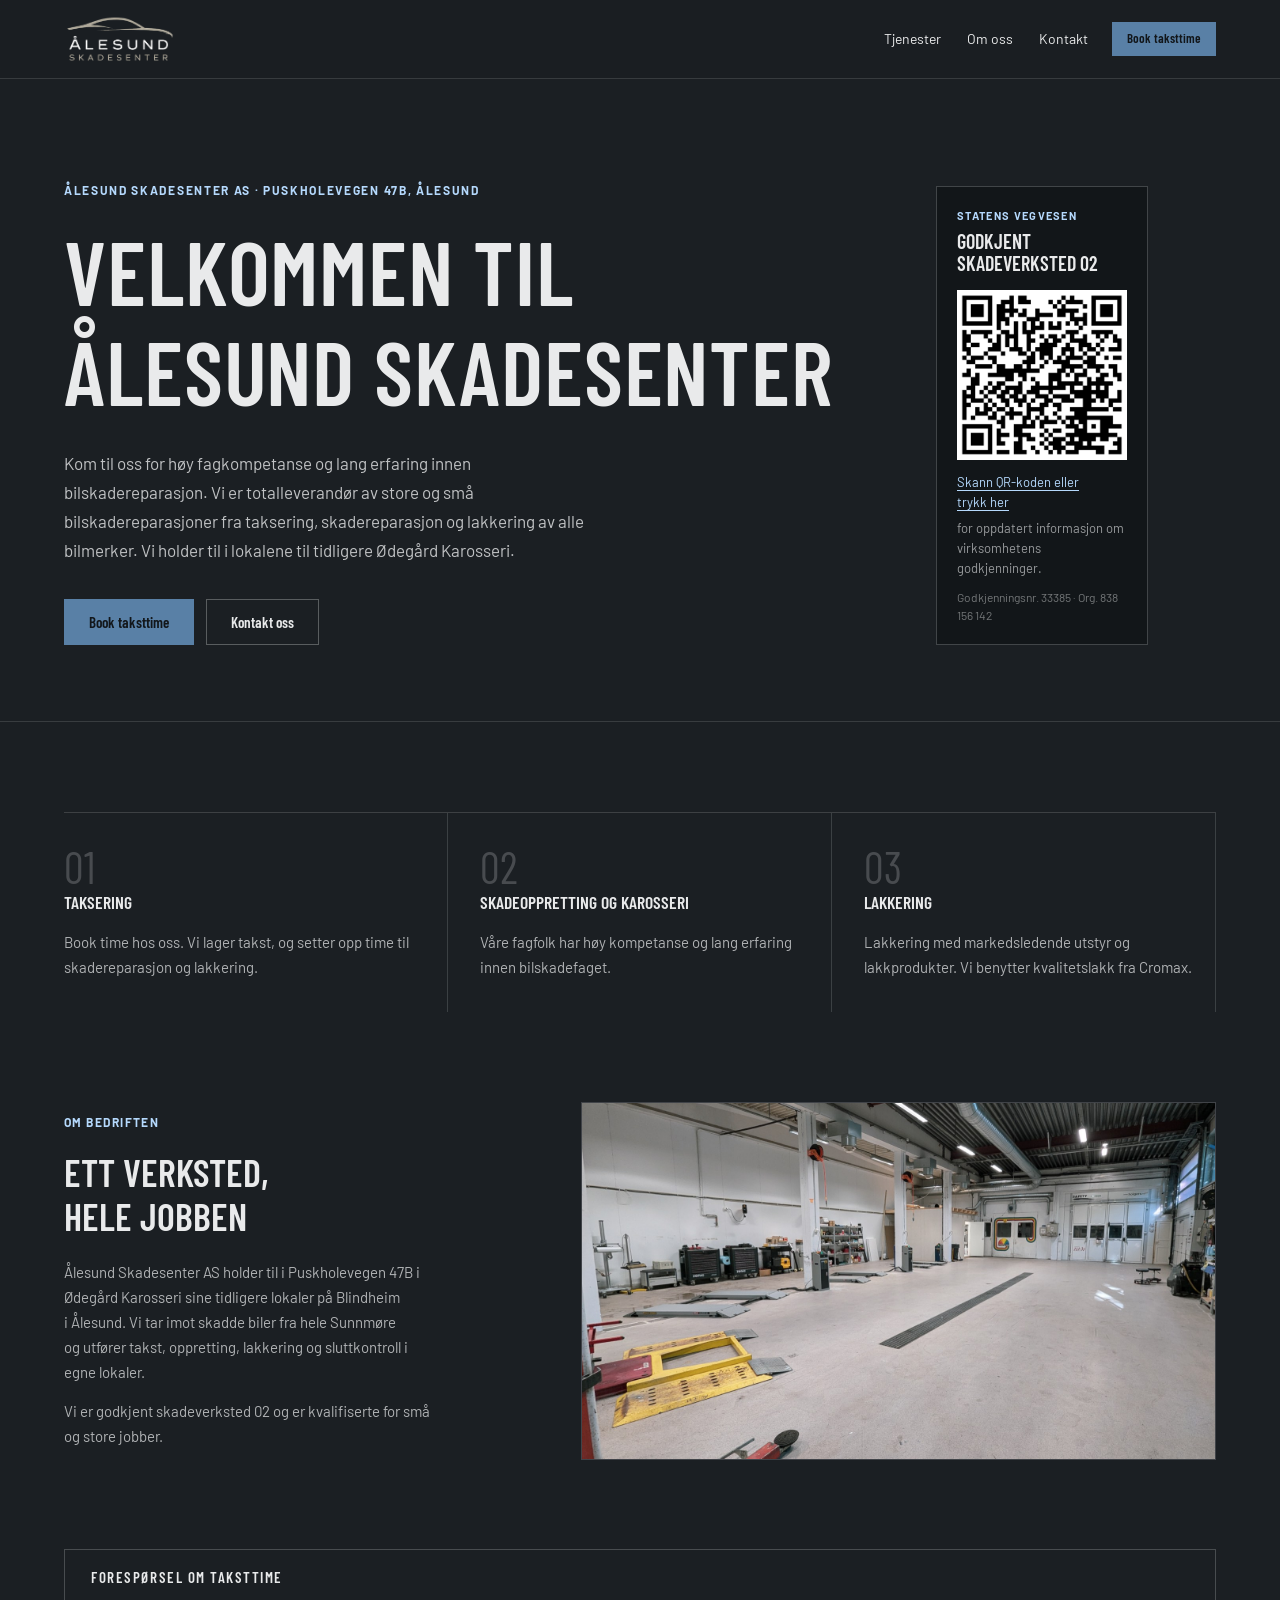
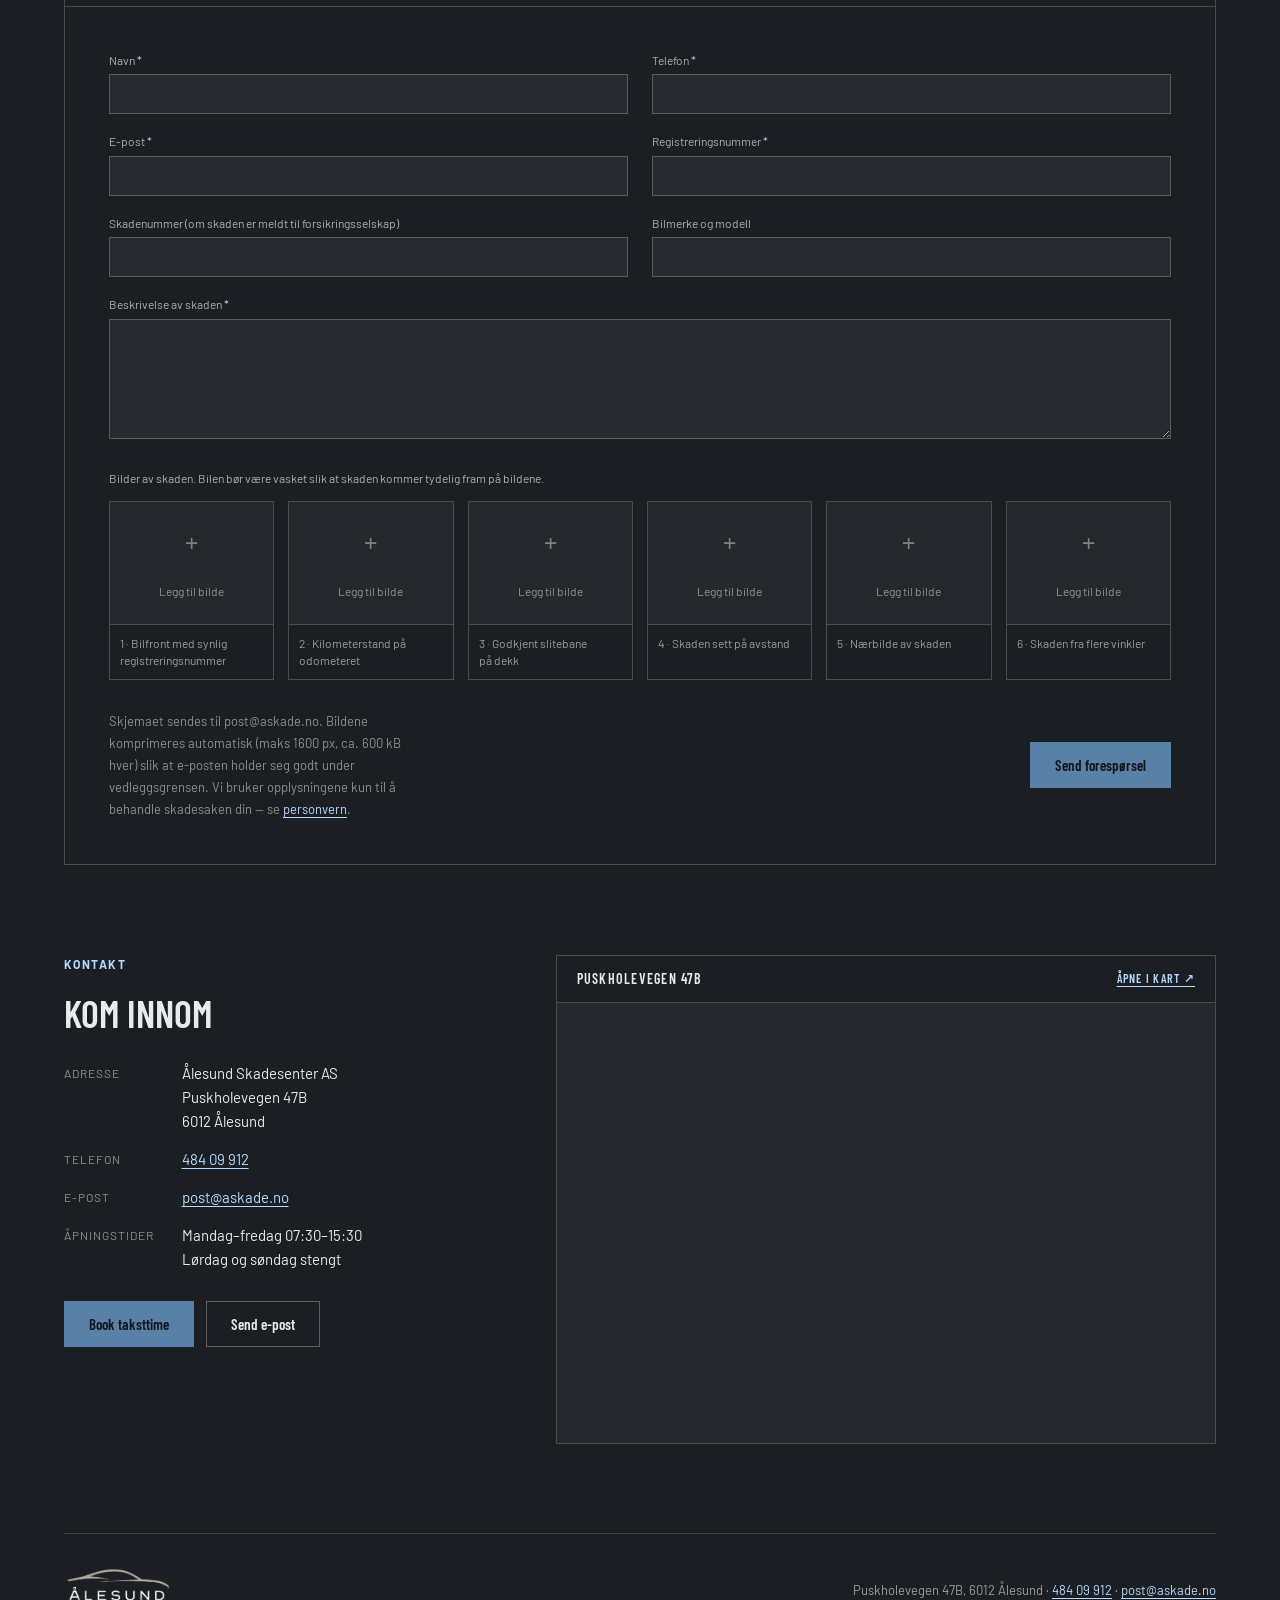
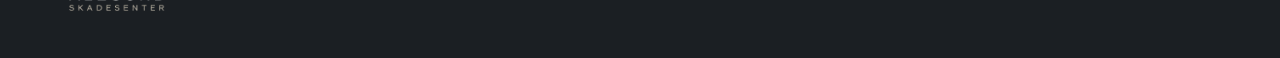
<file: index.html>
<!DOCTYPE html>
<html lang="nb">
<head>
<meta charset="utf-8">
<meta name="viewport" content="width=device-width, initial-scale=1">
<title>Ålesund Skadesenter AS — skadeverksted, lakkering og taksering i Ålesund</title>
<meta name="description" content="Godkjent skadeverksted i Puskholevegen 47B på Blindheim i Ålesund. Taksering, skadeoppretting, karosseri og lakkering av alle bilmerker. Book taksttime på nett.">
<link rel="canonical" href="https://www.askade.no/">
<meta name="theme-color" content="#1b1f23">

<meta property="og:type" content="website">
<meta property="og:locale" content="nb_NO">
<meta property="og:site_name" content="Ålesund Skadesenter AS">
<meta property="og:title" content="Ålesund Skadesenter AS — skadeverksted i Ålesund">
<meta property="og:description" content="Taksering, skadeoppretting, karosseri og lakkering av alle bilmerker. Godkjent skadeverksted 02.">
<meta property="og:url" content="https://www.askade.no/">
<meta property="og:image" content="https://www.askade.no/assets/og-image.jpg">
<meta name="twitter:card" content="summary_large_image">

<link rel="icon" href="favicon.ico" sizes="any">
<link rel="icon" href="assets/icon-32.png" type="image/png" sizes="32x32">
<link rel="apple-touch-icon" href="assets/icon-180.png">

<link rel="preload" href="fonts/barlow-condensed-600-latin.woff2" as="font" type="font/woff2" crossorigin>
<link rel="preload" href="fonts/barlow-400-latin.woff2" as="font" type="font/woff2" crossorigin>
<link rel="stylesheet" href="css/style.css">

<script type="application/ld+json">
{
  "@context": "https://schema.org",
  "@type": "AutoBodyShop",
  "name": "Ålesund Skadesenter AS",
  "url": "https://www.askade.no/",
  "image": "https://www.askade.no/assets/og-image.jpg",
  "logo": "https://www.askade.no/assets/logo-odegard.png",
  "telephone": "+4748409912",
  "email": "post@askade.no",
  "vatID": "NO838156142MVA",
  "address": {
    "@type": "PostalAddress",
    "streetAddress": "Puskholevegen 47B",
    "postalCode": "6012",
    "addressLocality": "Ålesund",
    "addressCountry": "NO"
  },
  "openingHoursSpecification": [{
    "@type": "OpeningHoursSpecification",
    "dayOfWeek": ["Monday", "Tuesday", "Wednesday", "Thursday", "Friday"],
    "opens": "07:30",
    "closes": "15:30"
  }],
  "areaServed": "Sunnmøre",
  "makesOffer": [
    { "@type": "Offer", "itemOffered": { "@type": "Service", "name": "Taksering" } },
    { "@type": "Offer", "itemOffered": { "@type": "Service", "name": "Skadeoppretting og karosseri" } },
    { "@type": "Offer", "itemOffered": { "@type": "Service", "name": "Lakkering" } }
  ]
}
</script>
</head>
<body>

<a class="skip-link" href="#innhold">Hopp til innhold</a>

<nav class="nav">
  <a class="nav-brand" href="#top" aria-label="Ålesund Skadesenter AS — til toppen">
    <img src="assets/logo-odegard.png" alt="Ålesund Skadesenter AS" width="507" height="226">
  </a>
  <span class="nav-links">
    <a href="#tjenester">Tjenester</a>
    <a href="#om">Om oss</a>
    <a href="#kontakt">Kontakt</a>
  </span>
  <a href="#book" class="btn btn-primary btn-sm">Book taksttime</a>
</nav>

<header class="hero" id="top">
  <div class="hero-inner">
    <div class="hero-grid">
      <div>
        <span class="kicker">Ålesund Skadesenter AS · Puskholevegen 47B, Ålesund</span>
        <h1>
          <span>Velkommen til</span>
          <span>Ålesund Skadesenter</span>
        </h1>
        <p class="hero-lead">Kom til oss for høy fagkompetanse og lang erfaring innen bilskadereparasjon. Vi er totalleverandør av store og små bilskadereparasjoner fra taksering, skadereparasjon og lakkering av alle bilmerker. Vi holder til i lokalene til tidligere Ødegård Karosseri.</p>
        <div class="hero-actions">
          <a href="#book" class="btn btn-primary">Book taksttime</a>
          <a href="#kontakt" class="btn btn-secondary">Kontakt oss</a>
        </div>
      </div>

      <aside class="approval">
        <div class="approval-eyebrow">Statens vegvesen</div>
        <div class="approval-title">Godkjent<br>skadeverksted 02</div>
        <a class="approval-link" href="https://www.vegvesen.no/kjoretoy/eie-og-vedlikeholde/finn-godkjent-verksted/33385" target="_blank" rel="noopener">
          <img src="assets/qr-godkjenning.png" alt="QR-kode til godkjenningsbeviset hos Statens vegvesen" width="436" height="436">
          <span>Skann QR-koden eller trykk her</span>
        </a>
        <p>for oppdatert informasjon om virksomhetens godkjenninger.</p>
        <div class="approval-meta">Godkjenningsnr. 33385 · Org. 838 156 142</div>
      </aside>
    </div>
  </div>
</header>

<main id="innhold" class="shell">

  <section id="tjenester" class="section section-top">
    <h2 class="visually-hidden">Tjenester</h2>
    <div class="services">
      <div class="service">
        <div class="service-no" aria-hidden="true">01</div>
        <h3>Taksering</h3>
        <p>Book time hos oss. Vi lager takst, og setter opp time til skadereparasjon og lakkering.</p>
      </div>
      <div class="service">
        <div class="service-no" aria-hidden="true">02</div>
        <h3>Skadeoppretting og karosseri</h3>
        <p>Våre fagfolk har høy kompetanse og lang erfaring innen bilskadefaget.</p>
      </div>
      <div class="service">
        <div class="service-no" aria-hidden="true">03</div>
        <h3>Lakkering</h3>
        <p>Lakkering med markedsledende utstyr og lakkprodukter. Vi benytter kvalitetslakk fra Cromax.</p>
      </div>
    </div>
  </section>

  <section id="om" class="section about">
    <div>
      <span class="kicker">Om bedriften</span>
      <h2>Ett verksted,<br>hele jobben</h2>
      <p>Ålesund Skadesenter AS holder til i Puskholevegen 47B i Ødegård Karosseri sine tidligere lokaler på Blindheim i Ålesund. Vi tar imot skadde biler fra hele Sunnmøre og utfører takst, oppretting, lakkering og sluttkontroll i egne lokaler.</p>
      <p>Vi er godkjent skadeverksted 02 og er kvalifiserte for små og store jobber.</p>
    </div>
    <figure>
      <img src="assets/verksted.jpg" alt="Verkstedhallen til Ålesund Skadesenter" width="1600" height="900" loading="lazy">
    </figure>
  </section>

  <section id="book" class="section">
    <div class="panel">
      <h2 class="panel-head">Foresp<span class="tight">ø</span>rsel om taksttime</h2>

      <!-- Kvittering — vises når skjemaet er sendt -->
      <div class="panel-body sent" id="kvittering" hidden>
        <h3>Takk — forespørselen er sendt</h3>
        <p>Forespørselen er sendt til post@askade.no. Vi ringer deg på oppgitt nummer med et tidspunkt for takst. Haster det, nås vi på <a href="tel:+4748409912">484 09 912</a>.</p>
        <button type="button" class="btn btn-secondary" id="nyForesporsel">Send en ny forespørsel</button>
      </div>

      <div class="panel-body" id="skjemaBoks">
        <form id="bookingSkjema" action="send.php" method="post" enctype="multipart/form-data" novalidate>
          <div class="form-grid">
            <div class="field">
              <label for="navn">Navn <span class="req" aria-hidden="true">*</span></label>
              <input class="input" id="navn" name="navn" type="text" autocomplete="name" required>
              <p class="field-error" id="navn-feil"></p>
            </div>
            <div class="field">
              <label for="telefon">Telefon <span class="req" aria-hidden="true">*</span></label>
              <input class="input" id="telefon" name="telefon" type="tel" inputmode="tel" autocomplete="tel" required>
              <p class="field-error" id="telefon-feil"></p>
            </div>
            <div class="field">
              <label for="epost">E-post <span class="req" aria-hidden="true">*</span></label>
              <input class="input" id="epost" name="epost" type="email" autocomplete="email" required>
              <p class="field-error" id="epost-feil"></p>
            </div>
            <div class="field">
              <label for="regnr">Registreringsnummer <span class="req" aria-hidden="true">*</span></label>
              <input class="input" id="regnr" name="regnr" type="text" autocomplete="off" spellcheck="false" required>
              <p class="field-error" id="regnr-feil"></p>
            </div>
            <div class="field">
              <label for="skadenr">Skadenummer (om skaden er meldt til forsikringsselskap)</label>
              <input class="input" id="skadenr" name="skadenr" type="text" autocomplete="off">
            </div>
            <div class="field">
              <label for="modell">Bilmerke og modell</label>
              <input class="input" id="modell" name="modell" type="text" autocomplete="off">
            </div>
            <div class="field field-wide">
              <label for="melding">Beskrivelse av skaden <span class="req" aria-hidden="true">*</span></label>
              <textarea class="input" id="melding" name="melding" required></textarea>
              <p class="field-error" id="melding-feil"></p>
            </div>
          </div>

          <fieldset class="field" style="margin:24px 0 0;padding:0;border:0">
            <legend style="padding:0;font-size:12px;margin-bottom:5px;color:rgba(233,234,235,.7)">Bilder av skaden. Bilen bør være vasket slik at skaden kommer tydelig fram på bildene.</legend>
            <div class="uploads" id="bildefelt">
              <!-- Feltene bygges av js/main.js, slik at de virker med og uten JavaScript -->
              <noscript>
                <p class="form-note">Bildeopplasting krever JavaScript. Send heller bildene på e-post til <a href="mailto:post@askade.no">post@askade.no</a> etter at du har sendt skjemaet.</p>
              </noscript>
            </div>
          </fieldset>

          <!-- spamfelle: skal stå tom -->
          <div class="hp" aria-hidden="true">
            <label for="nettsted">Ikke fyll ut dette feltet</label>
            <input id="nettsted" name="nettsted" type="text" tabindex="-1" autocomplete="off">
          </div>
          <input type="hidden" name="lastet" id="lastet" value="">

          <div class="form-foot">
            <p class="form-note">Skjemaet sendes til post@askade.no. Bildene komprimeres automatisk (maks 1600 px, ca. 600 kB hver) slik at e-posten holder seg godt under vedleggsgrensen. Vi bruker opplysningene kun til å behandle skadesaken din — se <a href="personvern.html">personvern</a>.</p>
            <button type="submit" class="btn btn-primary" id="sendKnapp">Send forespørsel</button>
          </div>

          <p class="form-status" id="skjemaStatus" role="status" hidden></p>
        </form>
      </div>
    </div>
  </section>

  <section id="kontakt" class="section contact">
    <div>
      <span class="kicker">Kontakt</span>
      <h2>Kom innom</h2>
      <dl class="contact-list">
        <dt>Adresse</dt>
        <dd>Ålesund Skadesenter AS<br>Puskholevegen 47B<br>6012 Ålesund</dd>
        <dt>Telefon</dt>
        <dd><a href="tel:+4748409912">484 09 912</a></dd>
        <dt>E-post</dt>
        <dd><a href="mailto:post@askade.no">post@askade.no</a></dd>
        <dt>Åpningstider</dt>
        <dd>Mandag–fredag 07:30–15:30<br>Lørdag og søndag stengt</dd>
      </dl>
      <div class="contact-actions">
        <a href="#book" class="btn btn-primary">Book taksttime</a>
        <a href="mailto:post@askade.no" class="btn btn-secondary">Send e-post</a>
      </div>
    </div>

    <figure class="map">
      <div class="map-head">
        <span>Puskholevegen 47B</span>
        <a href="https://www.google.com/maps/search/?api=1&amp;query=%C3%85lesund%20Skadesenter%20AS" target="_blank" rel="noopener">Åpne i kart ↗</a>
      </div>
      <div class="map-frame">
        <iframe src="https://www.google.com/maps/embed?pb=!1m18!1m12!1m3!1d1846.28184437900!2d6.246693134307848!3d62.43540380929553!2m3!1f0!2f0!3f0!3m2!1i1024!2i768!4f13.1!3m3!1m2!1s0x4616c5f7840d8329%3A0x5112deda929ee502!2s%C3%85lesund%20Skadesenter%20AS!5e0!3m2!1sno!2sus!4v1788305335996!5m2!1sno!2sus"
                title="Kart til Ålesund Skadesenter AS"
                loading="lazy" referrerpolicy="strict-origin-when-cross-origin" allowfullscreen></iframe>
      </div>
    </figure>
  </section>

  <footer class="footer">
    <img src="assets/logo-odegard.png" alt="Ålesund Skadesenter AS" width="507" height="226">
    <span>Puskholevegen 47B, 6012 Ålesund · <a href="tel:+4748409912">484 09 912</a> · <a href="mailto:post@askade.no">post@askade.no</a></span>  </footer>

</main>

<script src="js/main.js" defer></script>
</body>
</html>
</file>
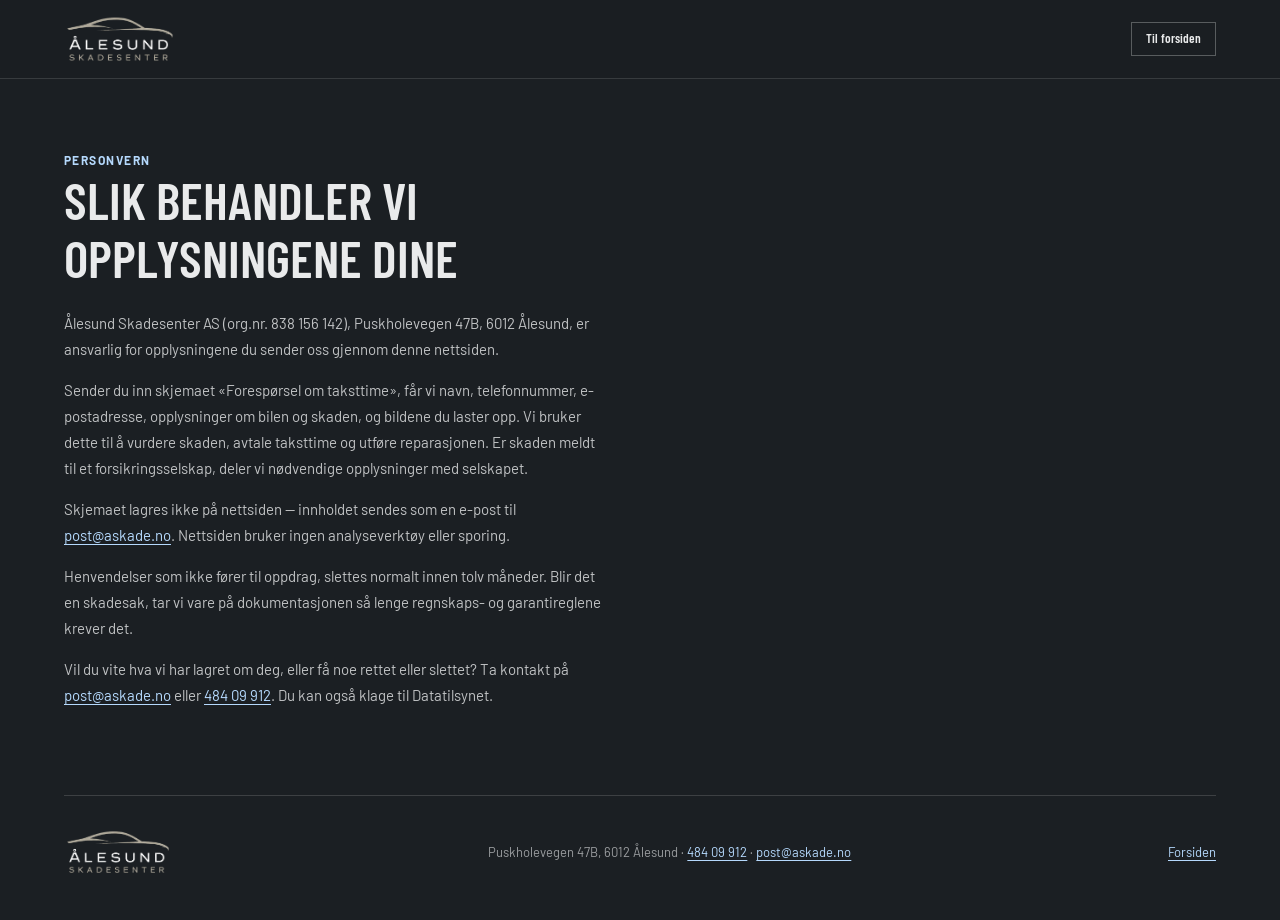
<file: personvern.html>
<!DOCTYPE html>
<html lang="nb">
<head>
<meta charset="utf-8">
<meta name="viewport" content="width=device-width, initial-scale=1">
<title>Personvern · Ålesund Skadesenter AS</title>
<meta name="description" content="Hvordan Ålesund Skadesenter AS behandler personopplysninger fra bookingskjemaet på askade.no.">
<link rel="icon" href="favicon.ico" sizes="any">
<link rel="icon" href="assets/icon-32.png" type="image/png" sizes="32x32">
<link rel="stylesheet" href="css/style.css">
</head>
<body>

<a class="skip-link" href="#innhold">Hopp til innhold</a>

<nav class="nav">
  <a class="nav-brand" href="index.html" aria-label="Ålesund Skadesenter AS — til forsiden">
    <img src="assets/logo-odegard.png" alt="Ålesund Skadesenter AS" width="507" height="226">
  </a>
  <a href="index.html" class="btn btn-secondary btn-sm">Til forsiden</a>
</nav>

<main class="shell" id="innhold">
  <div class="prose">
    <span class="kicker">Personvern</span>
    <h1>Slik behandler vi opplysningene dine</h1>

    <p>Ålesund Skadesenter AS (org.nr. 838 156 142), Puskholevegen 47B, 6012 Ålesund, er ansvarlig for opplysningene du sender oss gjennom denne nettsiden.</p>

    <p>Sender du inn skjemaet «Forespørsel om taksttime», får vi navn, telefonnummer, e-postadresse, opplysninger om bilen og skaden, og bildene du laster opp. Vi bruker dette til å vurdere skaden, avtale taksttime og utføre reparasjonen. Er skaden meldt til et forsikringsselskap, deler vi nødvendige opplysninger med selskapet.</p>

    <p>Skjemaet lagres ikke på nettsiden — innholdet sendes som en e-post til <a href="mailto:post@askade.no">post@askade.no</a>. Nettsiden bruker ingen analyseverktøy eller sporing.</p>

    <p>Henvendelser som ikke fører til oppdrag, slettes normalt innen tolv måneder. Blir det en skadesak, tar vi vare på dokumentasjonen så lenge regnskaps- og garantireglene krever det.</p>

    <p>Vil du vite hva vi har lagret om deg, eller få noe rettet eller slettet? Ta kontakt på <a href="mailto:post@askade.no">post@askade.no</a> eller <a href="tel:+4748409912">484 09 912</a>. Du kan også klage til Datatilsynet.</p>
  </div>

  <footer class="footer">
    <img src="assets/logo-odegard.png" alt="Ålesund Skadesenter AS" width="507" height="226">
    <span>Puskholevegen 47B, 6012 Ålesund · <a href="tel:+4748409912">484 09 912</a> · <a href="mailto:post@askade.no">post@askade.no</a></span>
    <span class="footer-links"><a href="index.html">Forsiden</a></span>
  </footer>
</main>

</body>
</html>
</file>
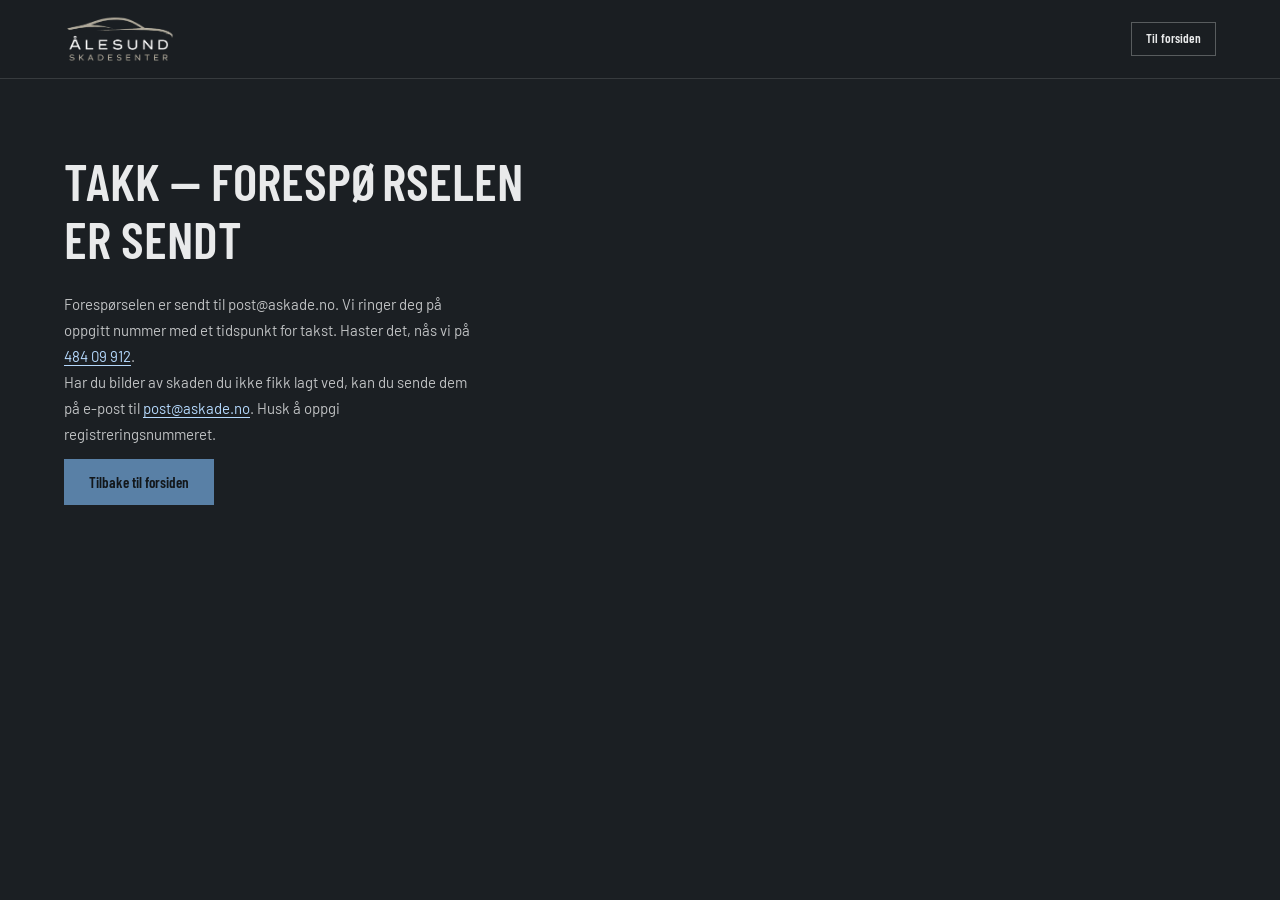
<file: takk.html>
<!DOCTYPE html>
<html lang="nb">
<head>
<meta charset="utf-8">
<meta name="viewport" content="width=device-width, initial-scale=1">
<title>Takk — forespørselen er sendt · Ålesund Skadesenter AS</title>
<meta name="robots" content="noindex">
<link rel="icon" href="favicon.ico" sizes="any">
<link rel="icon" href="assets/icon-32.png" type="image/png" sizes="32x32">
<link rel="stylesheet" href="css/style.css">
</head>
<body>

<nav class="nav">
  <a class="nav-brand" href="index.html" aria-label="Ålesund Skadesenter AS — til forsiden">
    <img src="assets/logo-odegard.png" alt="Ålesund Skadesenter AS" width="507" height="226">
  </a>
  <a href="index.html" class="btn btn-secondary btn-sm">Til forsiden</a>
</nav>

<main class="shell">
  <div class="prose sent">
    <h1>Takk — forespørselen er sendt</h1>
    <p>Forespørselen er sendt til post@askade.no. Vi ringer deg på oppgitt nummer med et tidspunkt for takst. Haster det, nås vi på <a href="tel:+4748409912">484 09 912</a>.</p>
    <p>Har du bilder av skaden du ikke fikk lagt ved, kan du sende dem på e-post til <a href="mailto:post@askade.no">post@askade.no</a>. Husk å oppgi registreringsnummeret.</p>
    <p><a class="btn btn-primary" href="index.html" style="margin-top:12px">Tilbake til forsiden</a></p>
  </div>
</main>

</body>
</html>
</file>
<file: css/style.css>
@import url("fonts.css");

/* ==========================================================================
   Ålesund Skadesenter AS — Skisse A "Mørk fasade"
   Tokens hentet fra Industry-designsystemet, tilpasset den mørke varianten.
   ========================================================================== */

:root {
  --bg: #1b1f23;
  --bg-sunk: rgba(15, 18, 21, .66);
  --ink: #e9eaeb;
  --ink-80: rgba(233, 234, 235, .80);
  --ink-72: rgba(233, 234, 235, .72);
  --ink-62: rgba(233, 234, 235, .62);
  --ink-55: rgba(233, 234, 235, .55);
  --ink-45: rgba(233, 234, 235, .45);
  --ink-22: rgba(233, 234, 235, .22);

  --line: rgba(233, 234, 235, .16);
  --line-soft: rgba(233, 234, 235, .14);
  --line-strong: rgba(233, 234, 235, .22);
  --line-input: rgba(233, 234, 235, .25);
  --line-btn: rgba(233, 234, 235, .30);
  --fill-input: rgba(233, 234, 235, .06);

  --accent: #5980a6;
  --accent-300: #b5d9fd;
  --accent-600: #597ea3;
  --accent-700: #416180;
  --on-accent: #12161a;

  --danger: #ff9a8a;
  --ok: #9fd8a8;

  --font-heading: "Barlow Condensed", system-ui, sans-serif;
  --font-body: "Barlow", system-ui, sans-serif;

  --shell: 1280px;
  --gutter: clamp(20px, 5vw, 72px);
  --nav-h: 88px;
}

*, *::before, *::after { box-sizing: border-box; }

[hidden] { display: none !important; }

html { scroll-behavior: smooth; }
@media (prefers-reduced-motion: reduce) {
  html { scroll-behavior: auto; }
  *, *::before, *::after { animation-duration: .01ms !important; transition-duration: .01ms !important; }
}

body {
  margin: 0;
  background: var(--bg);
  color: var(--ink);
  font-family: var(--font-body);
  font-size: 15px;
  line-height: 1.55;
  text-wrap: pretty;
  -webkit-text-size-adjust: 100%;
}

img { display: block; max-width: 100%; }
figure { margin: 0; }

a { color: var(--accent-300); text-underline-offset: 3px; }
a:hover { color: #fff; }

:focus { outline: none; }
:focus-visible { outline: 2px solid var(--accent-300); outline-offset: 2px; }
::selection { background: rgba(89, 128, 166, .45); }

h1, h2, h3 {
  font-family: var(--font-heading);
  font-weight: 600;
  text-transform: uppercase;
  margin: 0;
}

/* — hjelpere ————————————————————————————————————————————————— */

.shell {
  max-width: var(--shell);
  margin-inline: auto;
  padding-inline: var(--gutter);
}

.kicker {
  display: block;
  font-size: 12px;
  letter-spacing: .12em;
  text-transform: uppercase;
  font-weight: 600;
  color: var(--accent-300);
}

.skip-link {
  position: absolute;
  left: -9999px;
  top: 0;
  z-index: 100;
  padding: 12px 18px;
  background: var(--accent);
  color: var(--on-accent);
  font-family: var(--font-heading);
  font-weight: 600;
  text-decoration: none;
}
.skip-link:focus { left: 0; color: var(--on-accent); }

.visually-hidden {
  position: absolute;
  width: 1px; height: 1px;
  margin: -1px; padding: 0;
  overflow: hidden;
  clip-path: inset(50%);
  white-space: nowrap;
}

/* — knapper ————————————————————————————————————————————————— */

.btn {
  display: inline-flex;
  align-items: center;
  justify-content: center;
  gap: 6px;
  padding: 13px 24px;
  font-family: var(--font-heading);
  font-weight: 600;
  font-size: 15px;
  line-height: 1.2;
  text-decoration: none;
  cursor: pointer;
  border: 1px solid transparent;
  border-radius: 0;
  background: transparent;
}
.btn:disabled { opacity: .45; cursor: not-allowed; }

.btn-primary {
  background: var(--accent);
  border-color: var(--accent);
  color: var(--on-accent);
}
.btn-primary:hover { background: var(--accent-600); border-color: var(--accent-600); color: var(--on-accent); }
.btn-primary:active { background: var(--accent-700); border-color: var(--accent-700); }

.btn-secondary {
  border-color: var(--line-btn);
  color: var(--ink);
}
.btn-secondary:hover { background: rgba(233, 234, 235, .07); color: var(--ink); }
.btn-secondary:active { background: rgba(233, 234, 235, .14); }

.btn-sm { padding: 8px 14px; font-size: 13px; }

/* — toppmeny ————————————————————————————————————————————————— */

.nav {
  position: sticky;
  top: 0;
  z-index: 50;
  display: flex;
  align-items: center;
  gap: 24px;
  padding: 14px max(var(--gutter), calc((100% - var(--shell)) / 2 + var(--gutter)));
  background: rgba(27, 31, 35, .94);
  backdrop-filter: blur(6px);
  border-bottom: 1px solid var(--line-soft);
}
.nav-brand { margin-right: auto; display: flex; align-items: center; }
.nav-brand img { height: 50px; width: auto; }
.nav-links {
  display: flex;
  gap: 26px;
  align-items: center;
  font-size: 14px;
}
.nav-links a { color: var(--ink); text-decoration: none; }
.nav-links a:hover { color: var(--accent-300); }

/* — toppfelt ————————————————————————————————————————————————— */

.hero {
  position: relative;
  overflow: hidden;
  border-bottom: 1px solid var(--line-soft);
}
.hero-inner {
  max-width: var(--shell);
  margin-inline: auto;
  padding: clamp(56px, 8vw, 116px) var(--gutter) clamp(48px, 6vw, 88px);
}
.hero-grid {
  display: grid;
  grid-template-columns: minmax(0, 1fr) 280px;
  gap: clamp(32px, 5vw, 72px);
  align-items: end;
}
.hero h1 {
  font-size: clamp(44px, 7vw, 96px);
  line-height: 1.12;
  letter-spacing: .01em;
  margin: 0;
}
.hero h1 span { display: block; }
.hero .kicker { margin-bottom: 20px; letter-spacing: .14em; }
.hero-lead {
  font-size: 17px;
  line-height: 29px;
  max-width: 54ch;
  margin: 28px 0 0;
  color: var(--ink-80);
}
.hero-actions {
  display: flex;
  gap: 12px;
  flex-wrap: wrap;
  margin-top: 34px;
}

/* godkjenningskort */
.approval {
  width: 212px;
  padding: 20px;
  border: 1px solid var(--line-strong);
  background: var(--bg-sunk);
}
.approval-eyebrow {
  font-size: 11px;
  letter-spacing: .12em;
  text-transform: uppercase;
  font-weight: 600;
  color: var(--accent-300);
}
.approval-title {
  font-family: var(--font-heading);
  font-weight: 600;
  font-size: 20px;
  line-height: 22px;
  text-transform: uppercase;
  margin-top: 6px;
}
.approval-link {
  display: block;
  margin-top: 16px;
  text-decoration: none;
}
.approval-link img { width: 100%; height: auto; }
.approval-link span {
  display: block;
  font-size: 13px;
  line-height: 20px;
  margin-top: 12px;
  color: var(--accent-300);
  text-decoration: underline;
  text-underline-offset: 3px;
}
.approval-link:hover span { color: #fff; }
.approval p {
  font-size: 13px;
  line-height: 20px;
  margin: 6px 0 0;
  color: var(--ink-62);
}
.approval-meta {
  font-size: 12px;
  line-height: 18px;
  margin-top: 10px;
  color: var(--ink-45);
}

/* — tjenester ————————————————————————————————————————————————— */

.section { padding-bottom: clamp(56px, 7vw, 96px); scroll-margin-top: var(--nav-h); }
.section-top { padding-top: clamp(56px, 7vw, 96px); }

.services {
  display: grid;
  grid-template-columns: repeat(3, 1fr);
  border-top: 1px solid var(--line);
}
.service { padding: 32px; border-right: 1px solid var(--line); }
.service:first-child { padding-left: 0; }
.service:last-child { padding-right: 0; }
.service-no {
  font-family: var(--font-heading);
  font-size: 44px;
  line-height: 1;
  color: var(--ink-22);
}
.service h2 {
  font-size: 26px;
  line-height: 28px;
  margin-top: 18px;
}
.service p {
  font-size: 15px;
  line-height: 25px;
  margin: 14px 0 0;
  color: var(--ink-72);
}

/* — om bedriften ————————————————————————————————————————————— */

.about {
  display: grid;
  grid-template-columns: minmax(0, 5fr) minmax(0, 7fr);
  gap: 32px clamp(28px, 5vw, 88px);
  align-items: center;
}
.about h2 {
  font-size: 38px;
  line-height: 44px;
}
.about .kicker { margin-bottom: 18px; }
.about p {
  font-size: 15px;
  line-height: 25px;
  margin: 22px 0 0;
  max-width: 48ch;
  color: var(--ink-72);
}
.about p + p { margin-top: 14px; }
.about figure { border: 1px solid rgba(233, 234, 235, .18); }
.about img { display: block; width: 100%; height: auto; }

/* Vises bare om assets/verksted.jpg mangler — se README-drift.md */
.photo-placeholder {
  display: grid;
  place-items: center;
  width: 100%;
  aspect-ratio: 16 / 10;
  padding: 24px;
  text-align: center;
  font-size: 13px;
  line-height: 22px;
  color: var(--ink-45);
  background: rgba(233, 234, 235, .04);
}
.photo-placeholder code { font-size: 12px; color: var(--ink-62); }

/* — bookingskjema ————————————————————————————————————————————— */

.panel { border: 1px solid var(--line-strong); }
.panel-head {
  padding: 16px 26px;
  border-bottom: 1px solid var(--line-strong);
  font-family: var(--font-heading);
  font-weight: 600;
  font-size: 15px;
  letter-spacing: .1em;
  text-transform: uppercase;
}
.panel-head .tight { letter-spacing: .02em; }
.panel-body { padding: clamp(24px, 4vw, 44px); }

.form-grid {
  display: grid;
  grid-template-columns: 1fr 1fr;
  gap: 18px 24px;
}
.field-wide { grid-column: 1 / -1; }

.field > label {
  display: block;
  font-size: 12px;
  margin-bottom: 5px;
  color: rgba(233, 234, 235, .70);
}
.field .req { color: var(--accent-300); }

.input {
  width: 100%;
  min-height: 40px;
  padding: 8px 10px;
  font: inherit;
  font-size: 14px;
  color: var(--ink);
  caret-color: var(--accent-300);
  background: var(--fill-input);
  border: 1px solid var(--line-input);
  border-radius: 0;
}
.input:hover { border-color: rgba(233, 234, 235, .45); }
.input:focus-visible { border-color: var(--accent-300); outline-offset: 0; }
textarea.input { min-height: 120px; resize: vertical; }
.input[aria-invalid="true"] { border-color: var(--danger); }

.field-error {
  display: none;
  font-size: 12px;
  line-height: 18px;
  margin-top: 5px;
  color: var(--danger);
}
.field-error.is-visible { display: block; }

/* honeypot — skjult for folk, synlig for enkle roboter */
.hp {
  position: absolute;
  left: -9999px;
  width: 1px;
  height: 1px;
  overflow: hidden;
}

/* bildefelt */
.uploads {
  display: grid;
  grid-template-columns: repeat(auto-fit, minmax(130px, 1fr));
  gap: 14px;
  margin-top: 8px;
}
.slot {
  position: relative;
  display: flex;
  flex-direction: column;
  border: 1px solid var(--line-strong);
}
.slot-btn {
  display: grid;
  place-items: center;
  gap: 6px;
  width: 100%;
  aspect-ratio: 4 / 3;
  padding: 14px;
  font: inherit;
  font-size: 12px;
  line-height: 18px;
  text-align: center;
  color: var(--ink-55);
  background: rgba(233, 234, 235, .04);
  border: 0;
  cursor: pointer;
}
.slot-btn:hover { background: rgba(233, 234, 235, .08); color: var(--ink-80); }
.slot-btn .slot-plus {
  display: block;
  font-family: var(--font-heading);
  font-size: 30px;
  line-height: 1;
  color: var(--ink-45);
}
.slot-btn:hover .slot-plus { color: var(--accent-300); }
.slot.has-image .slot-btn { display: none; }
.slot-preview { display: none; }
.slot.has-image .slot-preview { display: block; }
.slot-preview img {
  width: 100%;
  aspect-ratio: 4 / 3;
  object-fit: cover;
}
.slot-remove {
  position: absolute;
  top: 6px;
  right: 6px;
  width: 28px;
  height: 28px;
  display: grid;
  place-items: center;
  font: inherit;
  font-size: 16px;
  line-height: 1;
  color: var(--ink);
  background: rgba(15, 18, 21, .82);
  border: 1px solid var(--line-btn);
  cursor: pointer;
}
.slot-remove:hover { background: rgba(15, 18, 21, .95); }
/* Instruksjonen står fast under hvert felt, slik at alle feltene får
   samme høyde enten de er fylt ut eller ikke. */
.slot-caption {
  flex: 1;
  padding: 10px;
  border-top: 1px solid var(--line-strong);
  font-size: 12px;
  line-height: 17px;
  color: var(--ink-62);
}
.slot.has-image .slot-caption { color: var(--ink-80); }
.slot-busy {
  position: absolute;
  inset: 0;
  display: none;
  place-items: center;
  font-size: 12px;
  color: var(--ink-80);
  background: rgba(15, 18, 21, .78);
}
.slot.is-busy .slot-busy { display: grid; }

.form-foot {
  display: flex;
  flex-wrap: wrap;
  gap: 16px;
  align-items: center;
  justify-content: space-between;
  margin-top: 30px;
}
.form-note {
  font-size: 13px;
  line-height: 22px;
  margin: 0;
  max-width: 46ch;
  color: var(--ink-55);
}

.form-status {
  margin-top: 18px;
  padding: 12px 16px;
  border: 1px solid var(--line-strong);
  font-size: 14px;
  line-height: 22px;
}
.form-status[hidden] { display: none; }
.form-status.is-error { border-color: var(--danger); color: var(--danger); }

.sent h3 {
  font-size: 28px;
  margin: 0 0 12px;
}
.sent p {
  font-size: 15px;
  line-height: 25px;
  margin: 0;
  max-width: 52ch;
  color: var(--ink-72);
}
.sent .btn { margin-top: 24px; }

/* — kontakt ————————————————————————————————————————————————— */

.contact {
  display: grid;
  grid-template-columns: minmax(0, 4fr) minmax(0, 6fr);
  gap: clamp(28px, 4vw, 56px);
  align-items: start;
}
.contact h2 {
  font-size: 38px;
  line-height: 44px;
  margin-bottom: 26px;
}
.contact .kicker { margin-bottom: 18px; }
.contact-list {
  display: grid;
  grid-template-columns: max-content 1fr;
  gap: 14px 28px;
  font-size: 15px;
  line-height: 24px;
}
.contact-list dt {
  font-size: 12px;
  letter-spacing: .08em;
  text-transform: uppercase;
  color: var(--ink-55);
}
.contact-list dd { margin: 0; }
.contact-actions {
  display: flex;
  gap: 12px;
  flex-wrap: wrap;
  margin-top: 30px;
}

.map { border: 1px solid var(--line-strong); }
.map-head {
  display: flex;
  align-items: center;
  justify-content: space-between;
  gap: 12px;
  padding: 12px 20px;
  border-bottom: 1px solid var(--line-strong);
  font-family: var(--font-heading);
  font-weight: 600;
  font-size: 14px;
  letter-spacing: .09em;
  text-transform: uppercase;
}
.map-head a { font-size: 12px; }
.map-frame {
  position: relative;
  height: 440px;
  background: rgba(233, 234, 235, .04);
}
.map-frame iframe {
  display: block;
  width: 100%;
  height: 100%;
  border: 0;
  filter: grayscale(1) invert(.92) contrast(.9);
}

/* — bunn ————————————————————————————————————————————————— */

.footer {
  display: flex;
  flex-wrap: wrap;
  gap: 20px 32px;
  align-items: center;
  justify-content: space-between;
  padding: 32px 0 44px;
  border-top: 1px solid var(--line);
  font-size: 13px;
  line-height: 22px;
  color: var(--ink-62);
}
.footer img { height: 48px; width: auto; }
.footer-links { display: flex; gap: 18px; flex-wrap: wrap; }

/* — enkel innholdsside (personvern) ————————————————————————— */

.prose { max-width: 68ch; padding: clamp(40px, 6vw, 72px) 0; }
.prose h1 { font-size: clamp(34px, 5vw, 52px); line-height: 1.12; margin-bottom: 24px; }
.prose h2 { font-size: 24px; line-height: 28px; margin: 36px 0 12px; }
.prose p, .prose li { font-size: 15px; line-height: 26px; color: var(--ink-80); }
.prose ul { padding-left: 20px; }
.prose li { margin-bottom: 6px; }

/* — smale skjermer ————————————————————————————————————————— */

@media (max-width: 900px) {
  .hero-grid,
  .services,
  .about,
  .contact,
  .form-grid { grid-template-columns: 1fr; }

  .nav-links { display: none; }

  .approval { width: 100%; max-width: 320px; }

  .service { padding: 28px 0; border-right: 0; }
  .service { border-bottom: 1px solid var(--line); }

  .about h2, .contact h2 { font-size: 30px; line-height: 36px; }
  .map-frame { height: 340px; }
}

@media (max-width: 520px) {
  .nav-brand img { height: 38px; }
  .btn { padding: 12px 18px; font-size: 14px; }
  .hero-actions .btn, .contact-actions .btn { flex: 1 1 100%; }
  .form-foot .btn { width: 100%; }
}
</file>
